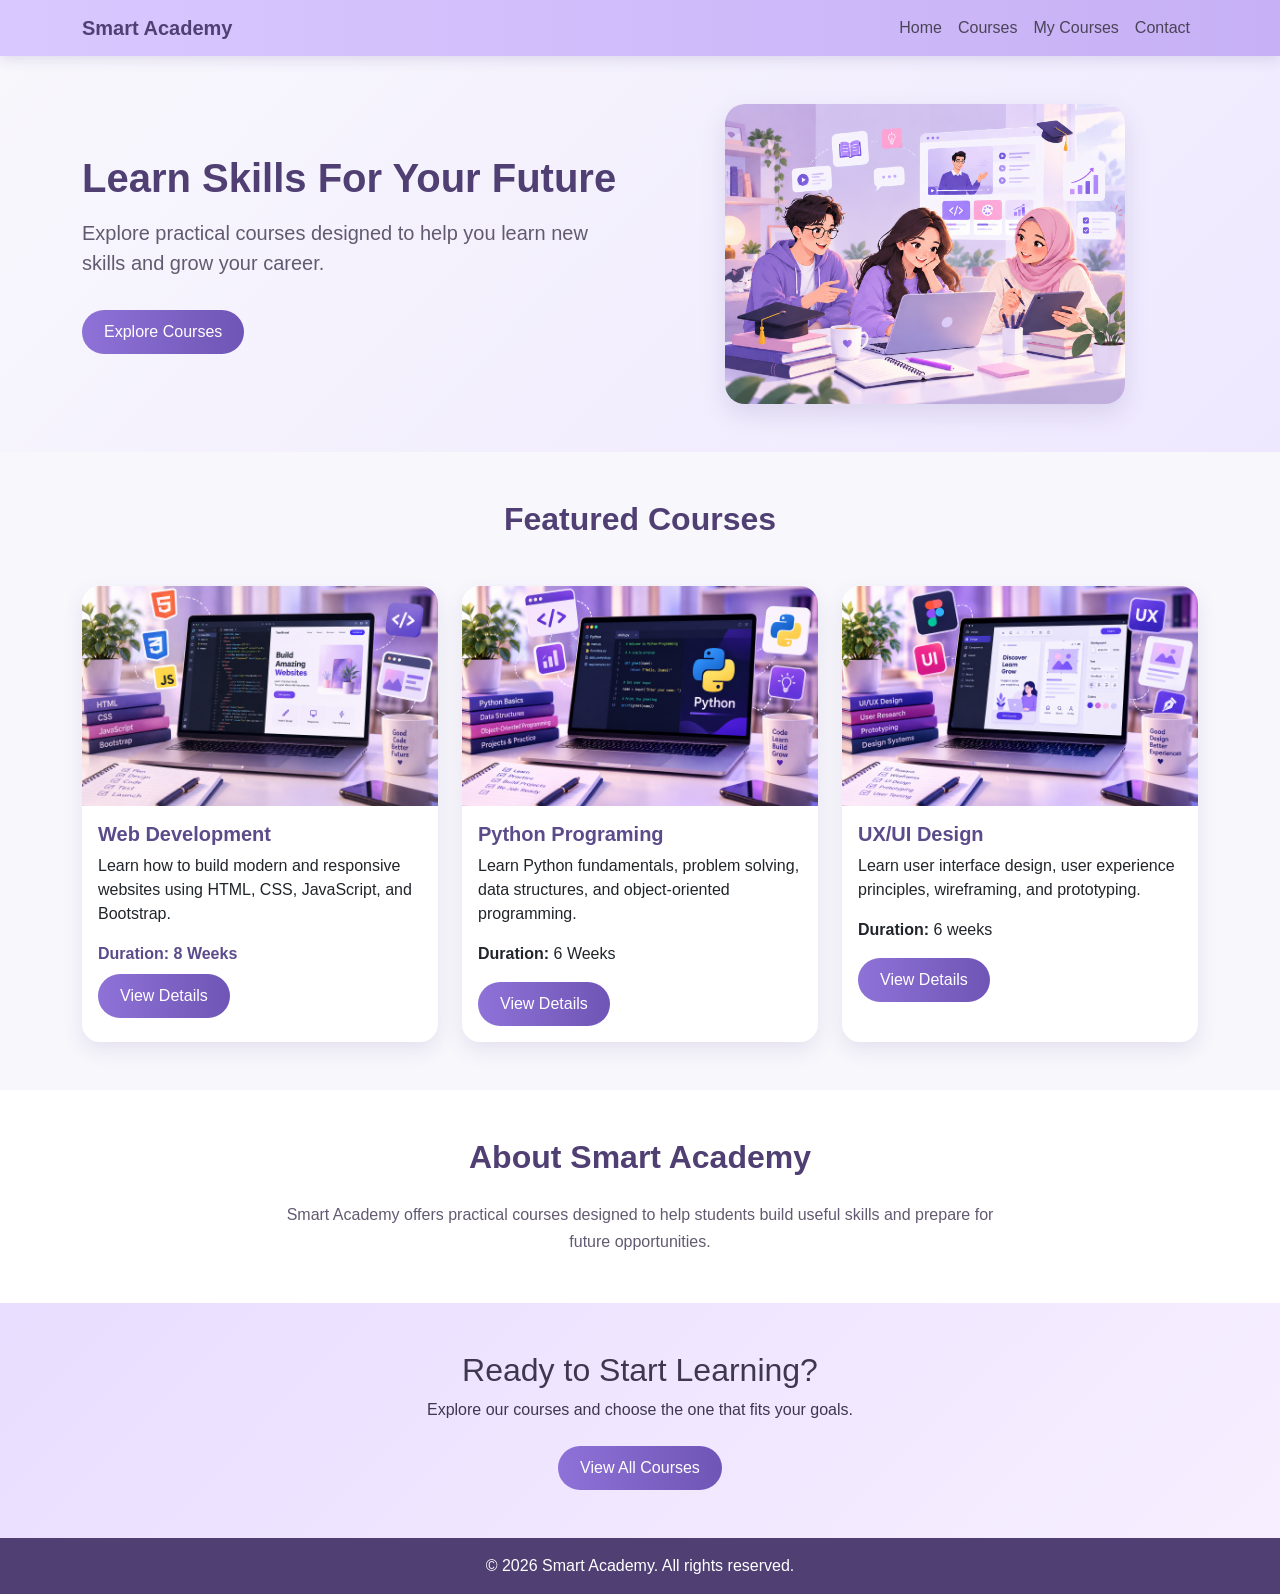
<file: index.html>
<!DOCTYPE html>
<html lang="en">
    <head>
        <meta charset="UTF-8">
        <meta name="viewport" content="width=device-width,initial-scale=1.0">
        <title>Academy Website</title>
        <link 
            href="https://cdn.jsdelivr.net/npm/bootstrap@5.3.3/dist/css/bootstrap.min.css"
            rel="stylesheet"
        >
        <link rel="stylesheet" href="styles.css">
    </head>
    <body>
        <nav class="navbar navbar-expand-lg navbar-light bg-light">
            <div class="container">
                <a class="navbar-brand " href="index.html">
                    Smart Academy
                </a>
                <button 
                   class="navbar-toggler"
                   type="button"
                   data-bs-toggle="collapse"
                   data-bs-target="#navbarNav"
                >
                  <span class="navbar-toggler-icon"></span>
                </button>
                <div class="collapse navbar-collapse" id="navbarNav">
                    <ul class="navbar-nav ms-auto">
                        <li class="nav-item">
                           <a class="nav-link" href="index.html">
                                Home
                           </a>
                        </li>
                        <li class="nav-item">
                            <a class="nav-link" href="courses.html">
                                Courses
                            </a>
                        </li>
                        <li class="nav-item">
  <a class="nav-link" href="my-courses.html">
    My Courses
  </a>
</li>
                        <li class="nav-item">
                            <a class="nav-link" href="contact.html">
                                Contact
                            </a>
                        </li>
                    </ul>
                </div>
            </div>
        </nav>
        <section id="home" class="py-5">
            <div class="container">
                <div class="row align-items-center">
                    <div class="col-md-6">
                        <h1 class="display-6 fw-bold">
                            Learn Skills For Your Future
                        </h1>
                        <p class="lead mt-3">
                           Explore practical courses designed to help you learn new skills and grow your career.
                        </p>
                        <a href="courses.html" class="btn btn-primary mt-3">
                           Explore Courses
                        </a>
                    </div>
                    <div class="col-md-6 text-center mt-4 mt-md-0">
                        <img src="images/acdemy.png"
                             class="img-fuild hero-image"
                             alt="Smart Academy online learning"
                        >
                        
                    </div>
                </div>
            </div>
        </section>
        <section id="featured-courses" class="py-5">
            <div class="container">
              <h2 class="text-center mb-5">
                 Featured Courses
              </h2>
              <div class="row g-4">
                <div class="col-md-4">
                    <div class="card h-100">
                      <img 
                         src="images/webDevelopment.png"
                         class="card-img-top"
                         alt="Web Development Course"
                        >
                        <div class="card-body">
                            <h5 class="card-title">
                               Web Development
                            </h5>
                            <p class="card-text">
                                Learn how to build modern and responsive websites using HTML, CSS, JavaScript, and Bootstrap.
                            </p>
                            <p class="card-title">
                                <strong>Duration:</strong> 8 Weeks
                            </p>
                            <a href="web-details.html" class="btn btn-primary">
                                View Details
                            </a>

                        </div>
                    </div>
                </div>
                <div class="col-md-4">
                    <div class="card h-100">
                        <img 
                            src="images/python.png"
                            class="card-img-top"
                            alt="Python Programming Course"
                        >
                        <div class="card-body">
                            <h5 class="card-title">
                               Python Programing
                            </h5>
                            <p class="card-text">
                               Learn Python fundamentals, problem solving, data structures, and object-oriented programming.
                            </p>
                            <p class="card-text">
                                <strong>Duration:</strong> 6 Weeks
                            </p>
                            <a href="python-details.html" class="btn btn-primary">
                                View Details
                            </a>
                        </div>
                    </div>
                    
                </div>
                <div class="col-md-4">
                    <div class="card h-100">
                        <img 
                           src="images/UX.png"
                           class="card-img-top"
                           alt="UX/UI Course"
                        >
                        <div class="card-body">
                            <h5 class="card-title">
                                UX/UI Design
                            </h5>
                            <p class="card-text">
                                Learn user interface design, user experience principles, wireframing, and prototyping.
                            </p>
                            <p class="card-text">
                                <strong>Duration:</strong> 6 weeks
                            </p>
                            <a href="uiux-details.html" class="btn btn-primary">
                                View Details
                            </a>
                        </div>
                    </div>
                </div>
              </div>
                
              </div>
            </div>
        </section>
        <section id="about-academy" class="py-5">
            <div class="container">
                <h2 class="text-center mb-4">
                    About Smart Academy
                </h2>
                <p class="text-center">
                     Smart Academy offers practical courses designed to help students build useful skills and prepare for future opportunities.
                </p>
            </div>

                           
        </section>
        <section class="py-5 text-center">
          <div class="container">
               <h2>Ready to Start Learning?</h2>

               <p class="mb-4">
                   Explore our courses and choose the one that fits your goals.
               </p>

               <a href="courses.html" class="btn btn-primary">
                    View All Courses
              </a>
         </div>
        </section>
        <footer class="text-center py-3">
           <p class="mb-0">
             © 2026 Smart Academy. All rights reserved.
           </p>
        </footer>
 <script src="https://cdn.jsdelivr.net/npm/bootstrap@5.3.3/dist/js/bootstrap.bundle.min.js"></script>
</body>
</html>
</file>
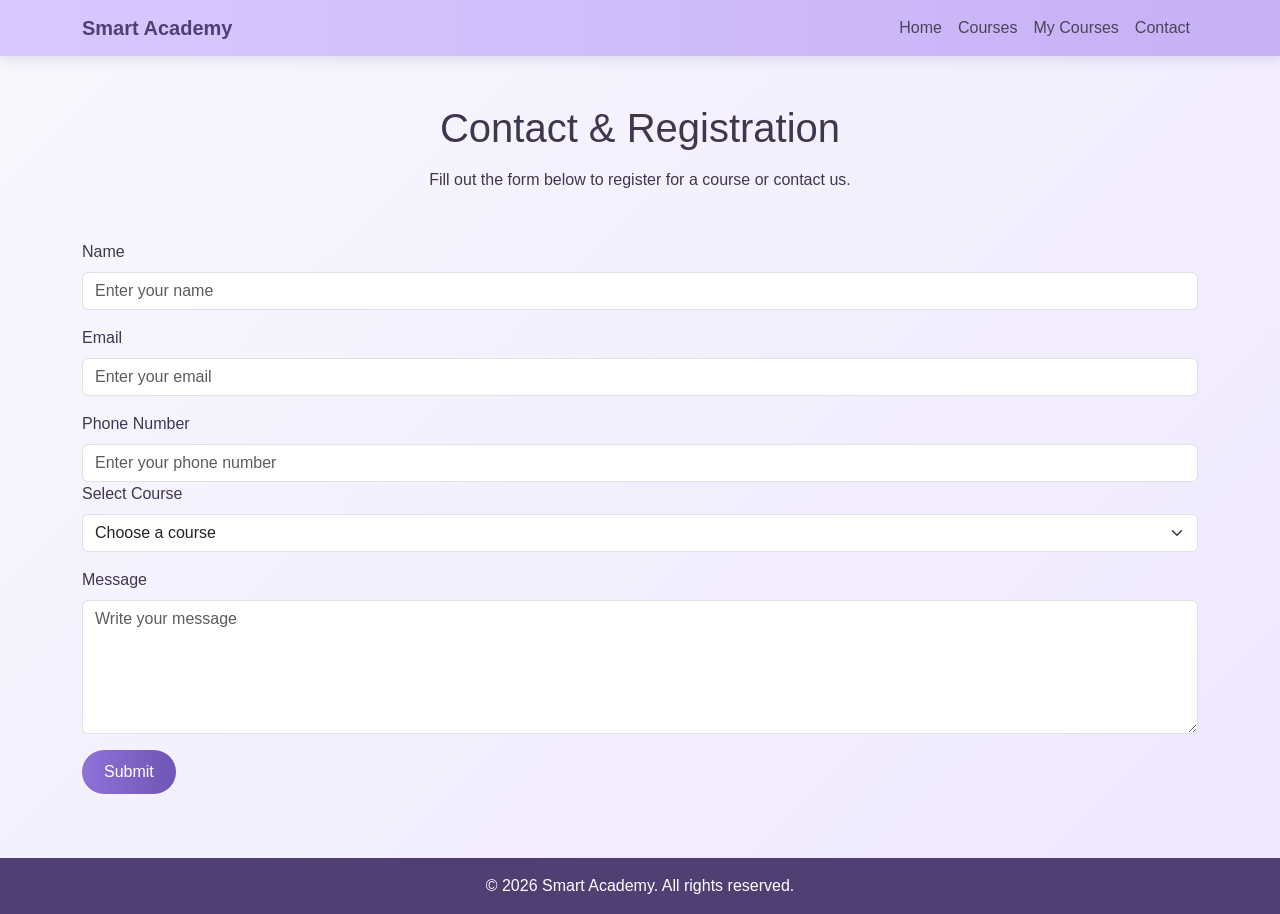
<file: contact.html>
<!DOCTYPE html>
<html lang="en">

<head>
  <meta charset="UTF-8">
  <meta name="viewport" content="width=device-width, initial-scale=1.0">

  <title>Contact - Smart Academy</title>

  <link
    href="https://cdn.jsdelivr.net/npm/bootstrap@5.3.3/dist/css/bootstrap.min.css"
    rel="stylesheet"
  >

  <link rel="stylesheet" href="styles.css">
</head>

<body>
    <nav class="navbar navbar-expand-lg navbar-light">
  <div class="container">

    <a class="navbar-brand" href="index.html">
      Smart Academy
    </a>

    <button
      class="navbar-toggler"
      type="button"
      data-bs-toggle="collapse"
      data-bs-target="#navbarNav"
    >
      <span class="navbar-toggler-icon"></span>
    </button>

    <div class="collapse navbar-collapse" id="navbarNav">
      <ul class="navbar-nav ms-auto">

        <li class="nav-item">
          <a class="nav-link" href="index.html">
            Home
          </a>
        </li>

        <li class="nav-item">
          <a class="nav-link" href="courses.html">
            Courses
          </a>
        </li>
        <li class="nav-item">
  <a class="nav-link" href="my-courses.html">
    My Courses
  </a>
</li>

        <li class="nav-item">
          <a class="nav-link" href="contact.html">
            Contact
          </a>
        </li>

      </ul>
    </div>

  </div>
</nav>
<section id="contact" class="py-5">
  <div class="container">

    <h1 class="text-center mb-3">Contact & Registration</h1>

    <p class="text-center mb-5">
      Fill out the form below to register for a course or contact us.
    </p>
    <form id="registrationForm">

  <div class="mb-3">
    <label class="form-label">
      Name
    </label>

    <input
      type="text"
      id="name"
      class="form-control"
      placeholder="Enter your name"
    >
  </div>


  <div class="mb-3">
    <label class="form-label">
      Email
    </label>

    <input
      type="email"
      id="email"
      class="form-control"
      placeholder="Enter your email"
    >
  </div>


  <div class="mb-3">
    <label class="form-label">
      Phone Number
    </label>
     <input
      type="tel"
      id="phone"
      class="form-control"
      placeholder="Enter your phone number"
    >
    <div class="mb-3">
  <label class="form-label">
    Select Course
  </label>

  <select id="course" class="form-select">
    <option selected disabled>Choose a course</option>
    <option>Web Development</option>
    <option>Python Programming</option>
    <option>UI/UX Design</option>
    <option>Digital Marketing</option>
    <option>Data Analysis</option>
    <option>Cybersecurity</option>
  </select>
</div>


<div class="mb-3">
  <label class="form-label">
    Message
  </label>

  <textarea
    id="message"
    class="form-control"
    rows="5"
    placeholder="Write your message"
  ></textarea>

</div>
<button type="submit" class="btn btn-primary">
  Submit
</button>

   
  </div>

</form>

  </div>
</section>
<footer class="text-center py-3">
  <p class="mb-0">
    © 2026 Smart Academy. All rights reserved.
  </p>
</footer>

<script src="https://cdn.jsdelivr.net/npm/bootstrap@5.3.3/dist/js/bootstrap.bundle.min.js"></script>
<script src="script.js"></script>
</body>
</html>
</file>
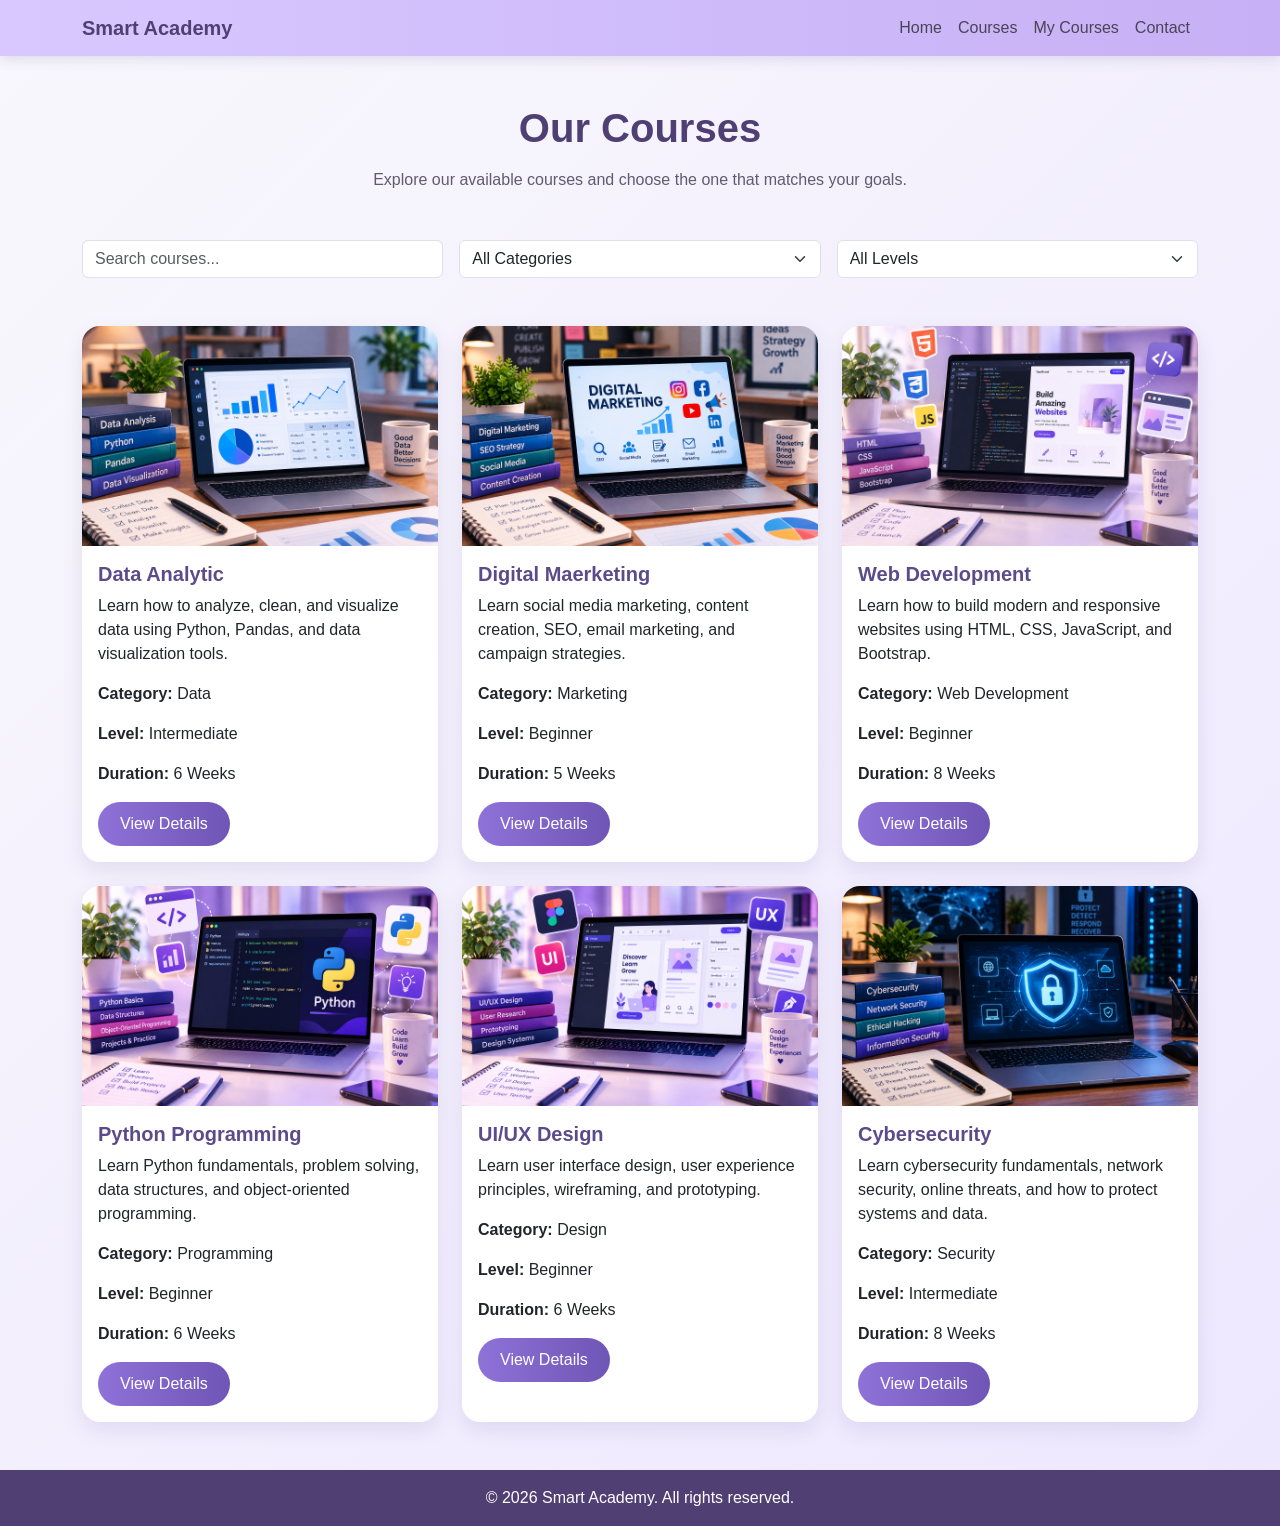
<file: courses.html>
<!DOCTYPE html>
<html lang="en">

<head>
  <meta charset="UTF-8">
  <meta name="viewport" content="width=device-width, initial-scale=1.0">

  <title>Courses - Smart Academy</title>

  <link
    href="https://cdn.jsdelivr.net/npm/bootstrap@5.3.3/dist/css/bootstrap.min.css"
    rel="stylesheet"
  >

  <link rel="stylesheet" href="styles.css">
</head>

<body>
    <nav class="navbar navbar-expand-lg navbar-light">
  <div class="container">

    <a class="navbar-brand" href="index.html">
      Smart Academy
    </a>

    <button
      class="navbar-toggler"
      type="button"
      data-bs-toggle="collapse"
      data-bs-target="#navbarNav"
    >
      <span class="navbar-toggler-icon"></span>
    </button>

    <div class="collapse navbar-collapse" id="navbarNav">
      <ul class="navbar-nav ms-auto">

        <li class="nav-item">
          <a class="nav-link" href="index.html">
            Home
          </a>
        </li>

        <li class="nav-item">
          <a class="nav-link" href="courses.html">
            Courses
          </a>
        </li>
        <li class="nav-item">
  <a class="nav-link" href="my-courses.html">
    My Courses
  </a>
</li>

        <li class="nav-item">
          <a class="nav-link" href="contact.html">
            Contact
          </a>
        </li>

      </ul>
    </div>

  </div>
</nav>
<section id="all-courses" class="py-5">
    <div class="container">
        <h1 class="text-center mb-3">
            Our Courses
        </h1>
        <p class="text-center mb-5">
            Explore our available courses and choose the one that matches your goals.
        </p>
        <div class="row g-3 mb-5">

  <div class="col-md-4">
    <input
      type="text"
      id="searchInput"
      class="form-control"
      placeholder="Search courses..."
    >
  </div>

  <div class="col-md-4">
    <select id="categoryFilter" class="form-select">
      <option value="all">All Categories</option>
      <option value="Web Development">Web Development</option>
      <option value="Programming">Programming</option>
      <option value="Design">Design</option>
      <option value="Marketing">Marketing</option>
      <option value="Data">Data</option>
      <option value="Security">Security</option>
    </select>
  </div>

  <div class="col-md-4">
    <select id="levelFilter" class="form-select">
      <option value="all">All Levels</option>
      <option value="Beginner">Beginner</option>
      <option value="Intermediate">Intermediate</option>
    </select>
  </div>

</div>
        <div class="row g-4">
            <div
  class="col-md-4 course-card"
  data-name="Data Analysis"
  data-category="Data"
  data-level="Intermediate"
>
                <div class="card h-100">
                    <img src="images/analytic.png"
                         class="card-img-top"
                         alt=" data analytic "
                    >
                    <div class="card-body">
                        <h5 class="card-title">
                            Data Analytic
                        </h5>
                        <p class="card-text">
                            Learn how to analyze, clean, and visualize data using Python, Pandas, and data visualization tools.
                        </p>
                        <p class="card-text">
  <strong>Category:</strong> Data
</p>

<p class="card-text">
  <strong>Level:</strong> Intermediate
</p>
                        <p class="card-text">
                           <strong>Duration:</strong> 6 Weeks
                        </p>
                        <a href="data-analysis-details.html" class="btn btn-primary">
                            View Details
                        </a>
                    </div>
                </div>
            </div>
            <div
  class="col-md-4 course-card"
  data-name="Digital Marketing"
  data-category="Marketing"
  data-level="Beginner"
>
                <div class="card h-100">
                    <img src="images/marketing.png"
                         class="card-img-top"
                         alt="digital marketing"
                    >
                    <div class="card-body">
                        <h5 class="card-title">
                            Digital Maerketing
                        </h5>
                        <p class="card-text">
                            Learn social media marketing, content creation, SEO, email marketing, and campaign strategies.
                        </p>
                        <p class="card-text">
  <strong>Category:</strong> Marketing
</p>

<p class="card-text">
  <strong>Level:</strong> Beginner
</p>
                        <p class="card-text">
                            <strong>Duration:</strong> 5 Weeks
                        </p>
                        <a href="digital-marketing-details.html" class="btn btn-primary">
                            View Details
                        </a>
                    </div>
                       
                </div>
            </div>
                            <!-- Web Development -->
 <div
  class="col-md-4 course-card"
  data-name="Web Development"
  data-category="Web Development"
  data-level="Beginner"
>
  <div class="card h-100">

    <img
      src="images/webDevelopment.png"
      class="card-img-top"
      alt="Web Development Course"
    >

    <div class="card-body">
      <h5 class="card-title">Web Development</h5>

      <p class="card-text">
        Learn how to build modern and responsive websites using HTML, CSS, JavaScript, and Bootstrap.
      </p>
      <p class="card-text">
  <strong>Category:</strong> Web Development
</p>

<p class="card-text">
  <strong>Level:</strong> Beginner
</p>

      <p class="card-text">
        <strong>Duration:</strong> 8 Weeks
      </p>

      <a href="web-details.html" class="btn btn-primary">
        View Details
      </a>
    </div>

  </div>
</div>



<!-- Python Programming -->
<div
  class="col-md-4 course-card"
  data-name="Python Programming"
  data-category="Programming"
  data-level="Beginner"
>
  <div class="card h-100">

    <img
      src="images/python.png"
      class="card-img-top"
      alt="Python Programming Course"
    >

    <div class="card-body">
      <h5 class="card-title">Python Programming</h5>

      <p class="card-text">
        Learn Python fundamentals, problem solving, data structures, and object-oriented programming.
      </p>
      <p class="card-text">
  <strong>Category:</strong> Programming
</p>

<p class="card-text">
  <strong>Level:</strong> Beginner
</p>

      <p class="card-text">
        <strong>Duration:</strong> 6 Weeks
      </p>

      <a href="python-details.html" class="btn btn-primary">
        View Details
      </a>
    </div>

  </div>
</div>


<!-- UI/UX Design -->
<div
  class="col-md-4 course-card"
  data-name="UI/UX Design"
  data-category="Design"
  data-level="Beginner"
>
  <div class="card h-100">

    <img
      src="images/UX.png"
      class="card-img-top"
      alt="UI UX Design Course"
    >

    <div class="card-body">
      <h5 class="card-title">UI/UX Design</h5>

      <p class="card-text">
        Learn user interface design, user experience principles, wireframing, and prototyping.
      </p>
      <p class="card-text">
  <strong>Category:</strong> Design
</p>

<p class="card-text">
  <strong>Level:</strong> Beginner
</p>

      <p class="card-text">
        <strong>Duration:</strong> 6 Weeks
      </p>

      <a href="uiux-details.html" class="btn btn-primary">
        View Details
      </a>
    </div>

  </div>
</div>


<!-- Cybersecurity -->
<div
  class="col-md-4 course-card"
  data-name="Cybersecurity"
  data-category="Security"
  data-level="Intermediate"
>
  <div class="card h-100">

    <img
      src="images/cyber.png"
      class="card-img-top"
      alt="Cybersecurity Course"
    >

    <div class="card-body">
      <h5 class="card-title">Cybersecurity</h5>

      <p class="card-text">
        Learn cybersecurity fundamentals, network security, online threats, and how to protect systems and data.
      </p>
      <p class="card-text">
  <strong>Category:</strong> Security
</p>

<p class="card-text">
  <strong>Level:</strong> Intermediate
</p>

      <p class="card-text">
        <strong>Duration:</strong> 8 Weeks
      </p>

      <a href="cyber-details.html" class="btn btn-primary">
        View Details
      </a>
    </div>

  </div>
</div>
            </div>
        </div>
    </div>
</section>
<footer class="text-center py-3">
  <p class="mb-0">
    © 2026 Smart Academy. All rights reserved.
  </p>
</footer>
<script src="https://cdn.jsdelivr.net/npm/bootstrap@5.3.3/dist/js/bootstrap.bundle.min.js"></script>
<script src="courses.js"></script>
</body>
</html>
</file>
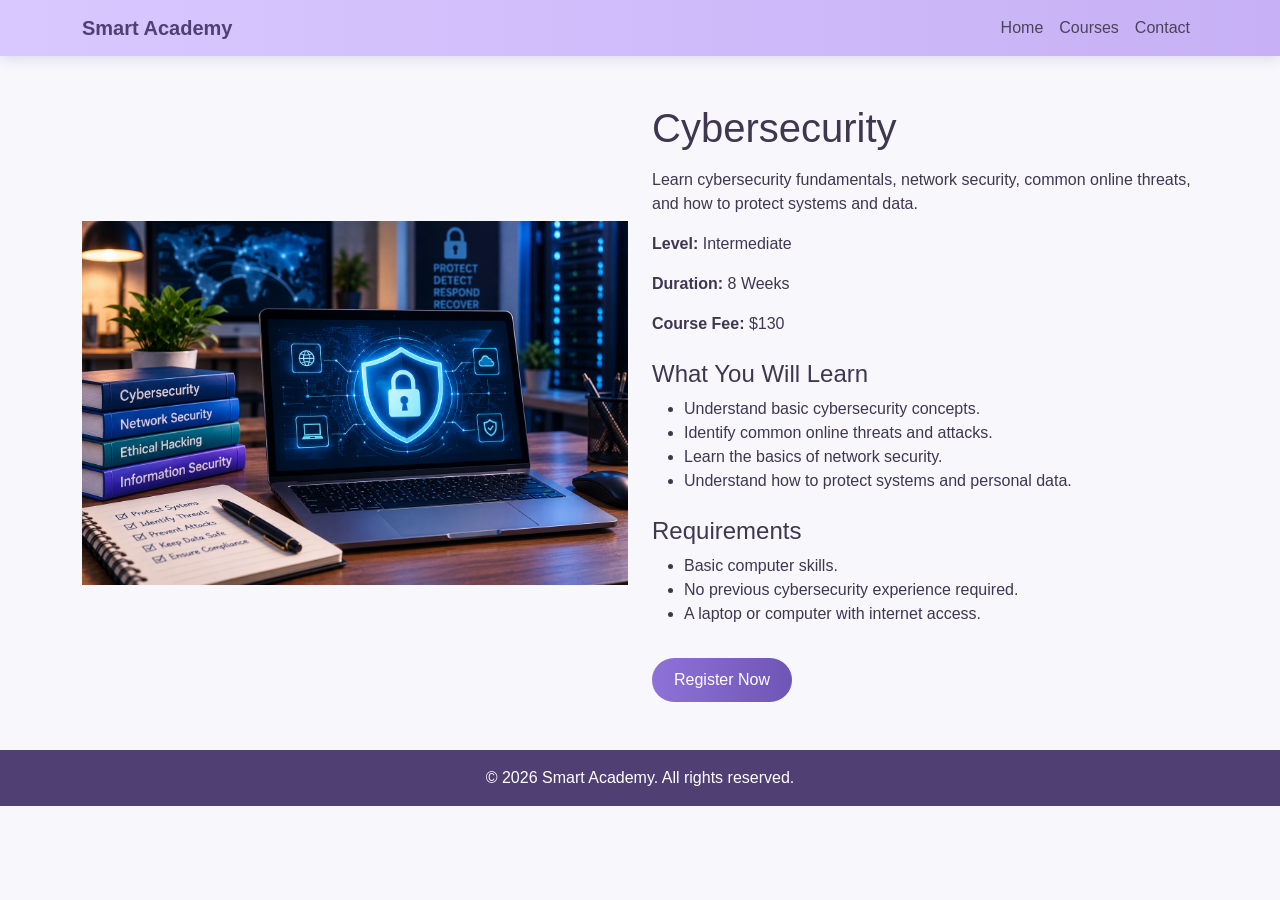
<file: cyber-details.html>
<!DOCTYPE html>
<html lang="en">

<head>
  <meta charset="UTF-8">
  <meta name="viewport" content="width=device-width, initial-scale=1.0">

  <title>Cybersecurity - Smart Academy</title>

  <link
    href="https://cdn.jsdelivr.net/npm/bootstrap@5.3.3/dist/css/bootstrap.min.css"
    rel="stylesheet"
  >

  <link rel="stylesheet" href="styles.css">
</head>

<body>

  <nav class="navbar navbar-expand-lg navbar-light">
    <div class="container">

      <a class="navbar-brand" href="index.html">
        Smart Academy
      </a>

      <button
        class="navbar-toggler"
        type="button"
        data-bs-toggle="collapse"
        data-bs-target="#navbarNav"
      >
        <span class="navbar-toggler-icon"></span>
      </button>

      <div class="collapse navbar-collapse" id="navbarNav">
        <ul class="navbar-nav ms-auto">

          <li class="nav-item">
            <a class="nav-link" href="index.html">Home</a>
          </li>

          <li class="nav-item">
            <a class="nav-link" href="courses.html">Courses</a>
          </li>

          <li class="nav-item">
            <a class="nav-link" href="contact.html">Contact</a>
          </li>

        </ul>
      </div>

    </div>
  </nav>


  <section id="course-details" class="py-5">
    <div class="container">

      <div class="row align-items-center">

        <div class="col-md-6 text-center mb-4 mb-md-0">

          <img
            src="images/cyber.png"
            class="img-fluid course-detail-image"
            alt="Cybersecurity Course"
          >

        </div>


        <div class="col-md-6">

          <h1 class="mb-3">
            Cybersecurity
          </h1>

          <p>
            Learn cybersecurity fundamentals, network security,
            common online threats, and how to protect systems and data.
          </p>
          <p>
  <strong>Level:</strong> Intermediate
</p>

          <p>
            <strong>Duration:</strong> 8 Weeks
          </p>

          <p>
            <strong>Course Fee:</strong> $130
          </p>

          <h4 class="mt-4">
            What You Will Learn
          </h4>

          <ul>
            <li>Understand basic cybersecurity concepts.</li>
            <li>Identify common online threats and attacks.</li>
            <li>Learn the basics of network security.</li>
            <li>Understand how to protect systems and personal data.</li>
          </ul>

          <h4 class="mt-4">
            Requirements
          </h4>

          <ul>
            <li>Basic computer skills.</li>
            <li>No previous cybersecurity experience required.</li>
            <li>A laptop or computer with internet access.</li>
          </ul>

          <a href="contact.html" class="btn btn-primary mt-3">
            Register Now
          </a>

        </div>

      </div>

    </div>
  </section>


  <footer class="text-center py-3">
    <p class="mb-0">
      © 2026 Smart Academy. All rights reserved.
    </p>
  </footer>


  <script src="https://cdn.jsdelivr.net/npm/bootstrap@5.3.3/dist/js/bootstrap.bundle.min.js"></script>

</body>

</html>
</file>
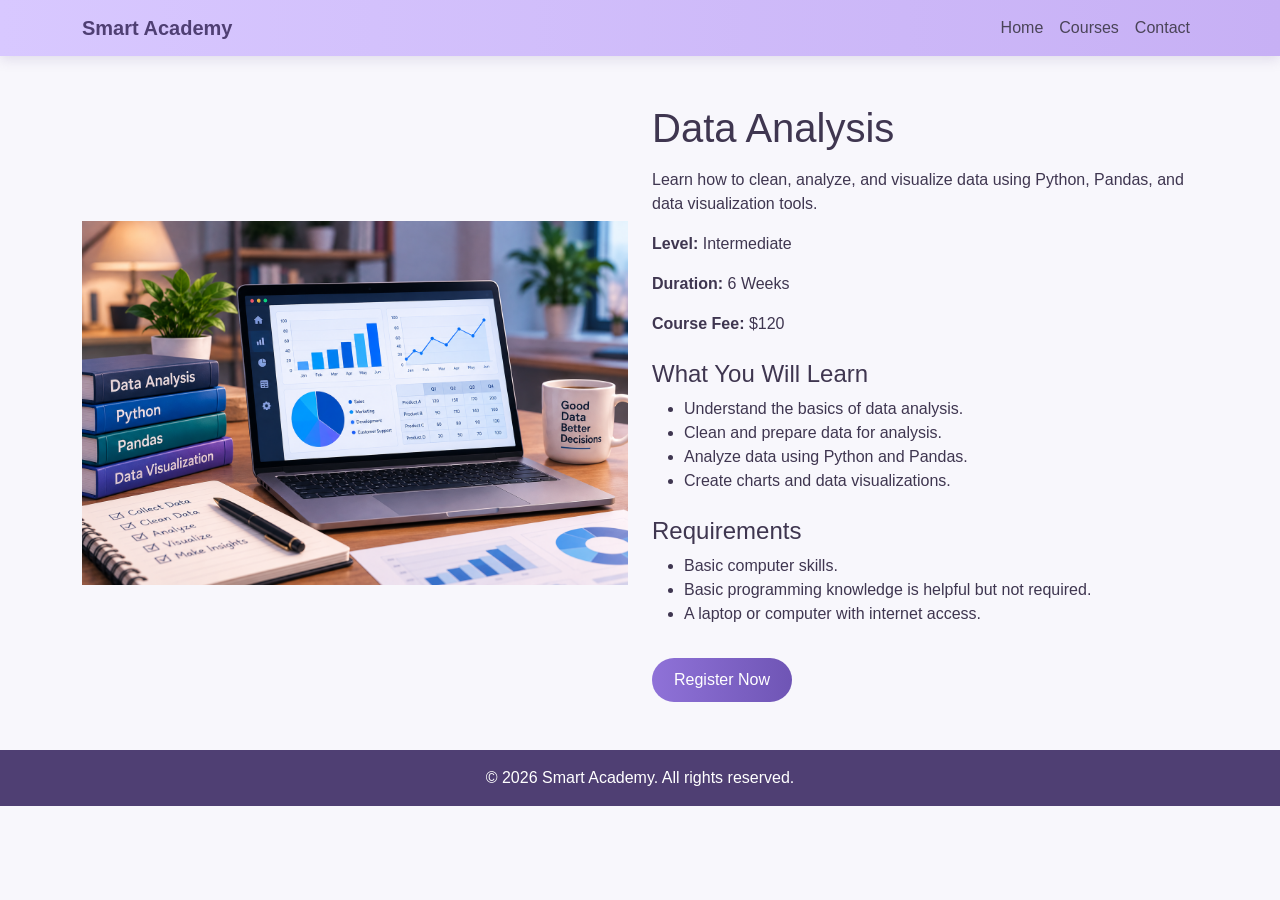
<file: data-analysis-details.html>
<!DOCTYPE html>
<html lang="en">

<head>
  <meta charset="UTF-8">
  <meta name="viewport" content="width=device-width, initial-scale=1.0">

  <title>Data Analysis - Smart Academy</title>

  <link
    href="https://cdn.jsdelivr.net/npm/bootstrap@5.3.3/dist/css/bootstrap.min.css"
    rel="stylesheet"
  >

  <link rel="stylesheet" href="styles.css">
</head>

<body>

  <nav class="navbar navbar-expand-lg navbar-light">
    <div class="container">

      <a class="navbar-brand" href="index.html">
        Smart Academy
      </a>

      <button
        class="navbar-toggler"
        type="button"
        data-bs-toggle="collapse"
        data-bs-target="#navbarNav"
      >
        <span class="navbar-toggler-icon"></span>
      </button>

      <div class="collapse navbar-collapse" id="navbarNav">
        <ul class="navbar-nav ms-auto">

          <li class="nav-item">
            <a class="nav-link" href="index.html">Home</a>
          </li>

          <li class="nav-item">
            <a class="nav-link" href="courses.html">Courses</a>
          </li>

          <li class="nav-item">
            <a class="nav-link" href="contact.html">Contact</a>
          </li>

        </ul>
      </div>

    </div>
  </nav>


  <section id="course-details" class="py-5">
    <div class="container">

      <div class="row align-items-center">

        <div class="col-md-6 text-center mb-4 mb-md-0">

          <img
            src="images/analytic.png"
            class="img-fluid course-detail-image"
            alt="Data Analysis Course"
          >

        </div>


        <div class="col-md-6">

          <h1 class="mb-3">
            Data Analysis
          </h1>

          <p>
            Learn how to clean, analyze, and visualize data using
            Python, Pandas, and data visualization tools.
          </p>
          <p>
  <strong>Level:</strong> Intermediate
</p>
          <p>
            <strong>Duration:</strong> 6 Weeks
          </p>

          <p>
            <strong>Course Fee:</strong> $120
          </p>

          <h4 class="mt-4">
            What You Will Learn
          </h4>

          <ul>
            <li>Understand the basics of data analysis.</li>
            <li>Clean and prepare data for analysis.</li>
            <li>Analyze data using Python and Pandas.</li>
            <li>Create charts and data visualizations.</li>
          </ul>

          <h4 class="mt-4">
            Requirements
          </h4>

          <ul>
            <li>Basic computer skills.</li>
            <li>Basic programming knowledge is helpful but not required.</li>
            <li>A laptop or computer with internet access.</li>
          </ul>

          <a href="contact.html" class="btn btn-primary mt-3">
            Register Now
          </a>

        </div>

      </div>

    </div>
  </section>


  <footer class="text-center py-3">
    <p class="mb-0">
      © 2026 Smart Academy. All rights reserved.
    </p>
  </footer>


  <script src="https://cdn.jsdelivr.net/npm/bootstrap@5.3.3/dist/js/bootstrap.bundle.min.js"></script>

</body>

</html>
</file>
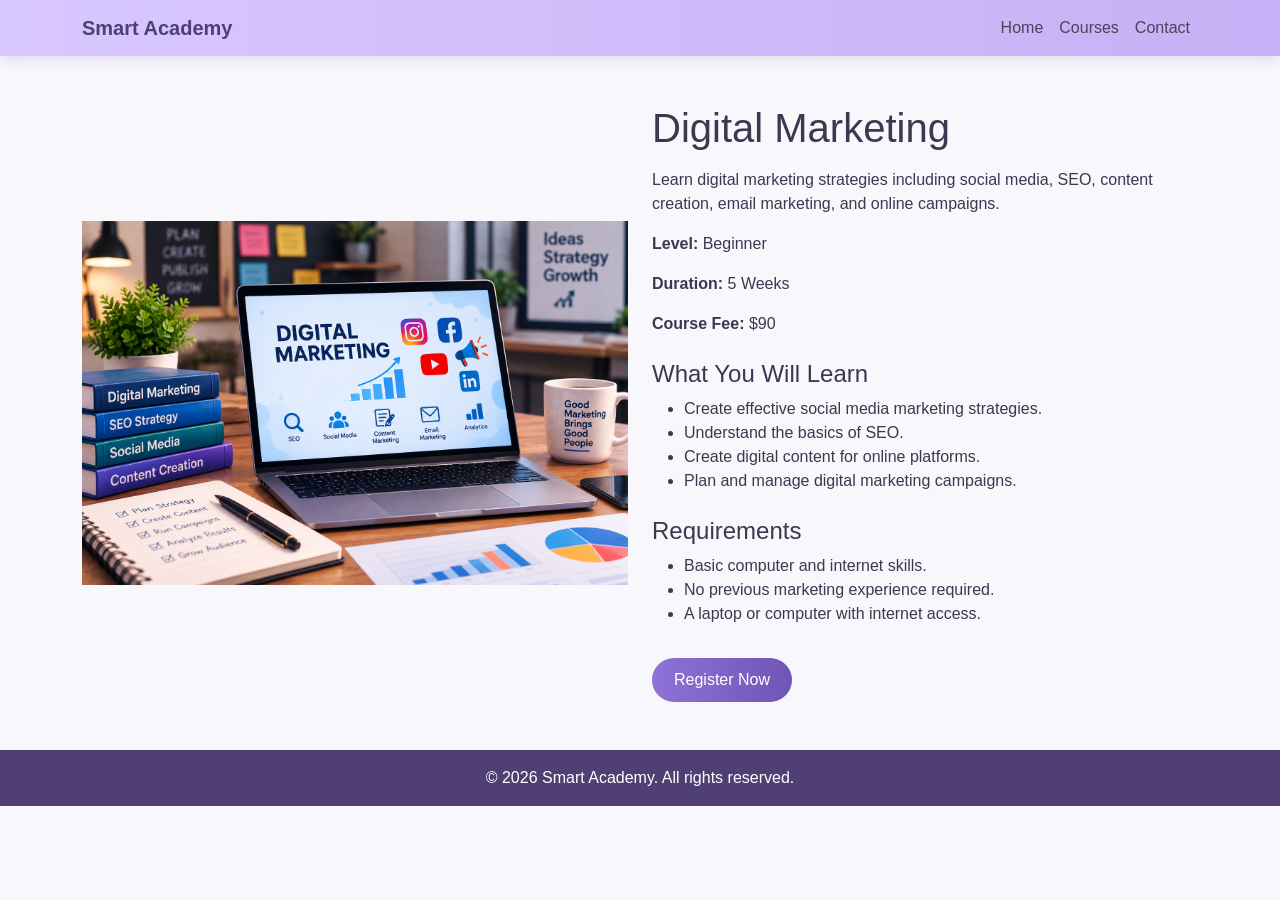
<file: digital-marketing-details.html>
<!DOCTYPE html>
<html lang="en">

<head>
  <meta charset="UTF-8">
  <meta name="viewport" content="width=device-width, initial-scale=1.0">

  <title>Digital Marketing - Smart Academy</title>

  <link
    href="https://cdn.jsdelivr.net/npm/bootstrap@5.3.3/dist/css/bootstrap.min.css"
    rel="stylesheet"
  >

  <link rel="stylesheet" href="styles.css">
</head>

<body>

  <nav class="navbar navbar-expand-lg navbar-light">
    <div class="container">

      <a class="navbar-brand" href="index.html">
        Smart Academy
      </a>

      <button
        class="navbar-toggler"
        type="button"
        data-bs-toggle="collapse"
        data-bs-target="#navbarNav"
      >
        <span class="navbar-toggler-icon"></span>
      </button>

      <div class="collapse navbar-collapse" id="navbarNav">
        <ul class="navbar-nav ms-auto">

          <li class="nav-item">
            <a class="nav-link" href="index.html">Home</a>
          </li>

          <li class="nav-item">
            <a class="nav-link" href="courses.html">Courses</a>
          </li>

          <li class="nav-item">
            <a class="nav-link" href="contact.html">Contact</a>
          </li>

        </ul>
      </div>

    </div>
  </nav>


  <section id="course-details" class="py-5">
    <div class="container">

      <div class="row align-items-center">

        <div class="col-md-6 text-center mb-4 mb-md-0">

          <img
            src="images/marketing.png"
            class="img-fluid course-detail-image"
            alt="Digital Marketing Course"
          >

        </div>


        <div class="col-md-6">

          <h1 class="mb-3">
            Digital Marketing
          </h1>

          <p>
            Learn digital marketing strategies including social media,
            SEO, content creation, email marketing, and online campaigns.
          </p>

          <p>
            <p>
  <strong>Level:</strong> Beginner
</p>
            <strong>Duration:</strong> 5 Weeks
          </p>

          <p>
            <strong>Course Fee:</strong> $90
          </p>

          <h4 class="mt-4">
            What You Will Learn
          </h4>

          <ul>
            <li>Create effective social media marketing strategies.</li>
            <li>Understand the basics of SEO.</li>
            <li>Create digital content for online platforms.</li>
            <li>Plan and manage digital marketing campaigns.</li>
          </ul>

          <h4 class="mt-4">
            Requirements
          </h4>

          <ul>
            <li>Basic computer and internet skills.</li>
            <li>No previous marketing experience required.</li>
            <li>A laptop or computer with internet access.</li>
          </ul>

          <a href="contact.html" class="btn btn-primary mt-3">
            Register Now
          </a>

        </div>

      </div>

    </div>
  </section>


  <footer class="text-center py-3">
    <p class="mb-0">
      © 2026 Smart Academy. All rights reserved.
    </p>
  </footer>


  <script src="https://cdn.jsdelivr.net/npm/bootstrap@5.3.3/dist/js/bootstrap.bundle.min.js"></script>

</body>

</html>
</file>
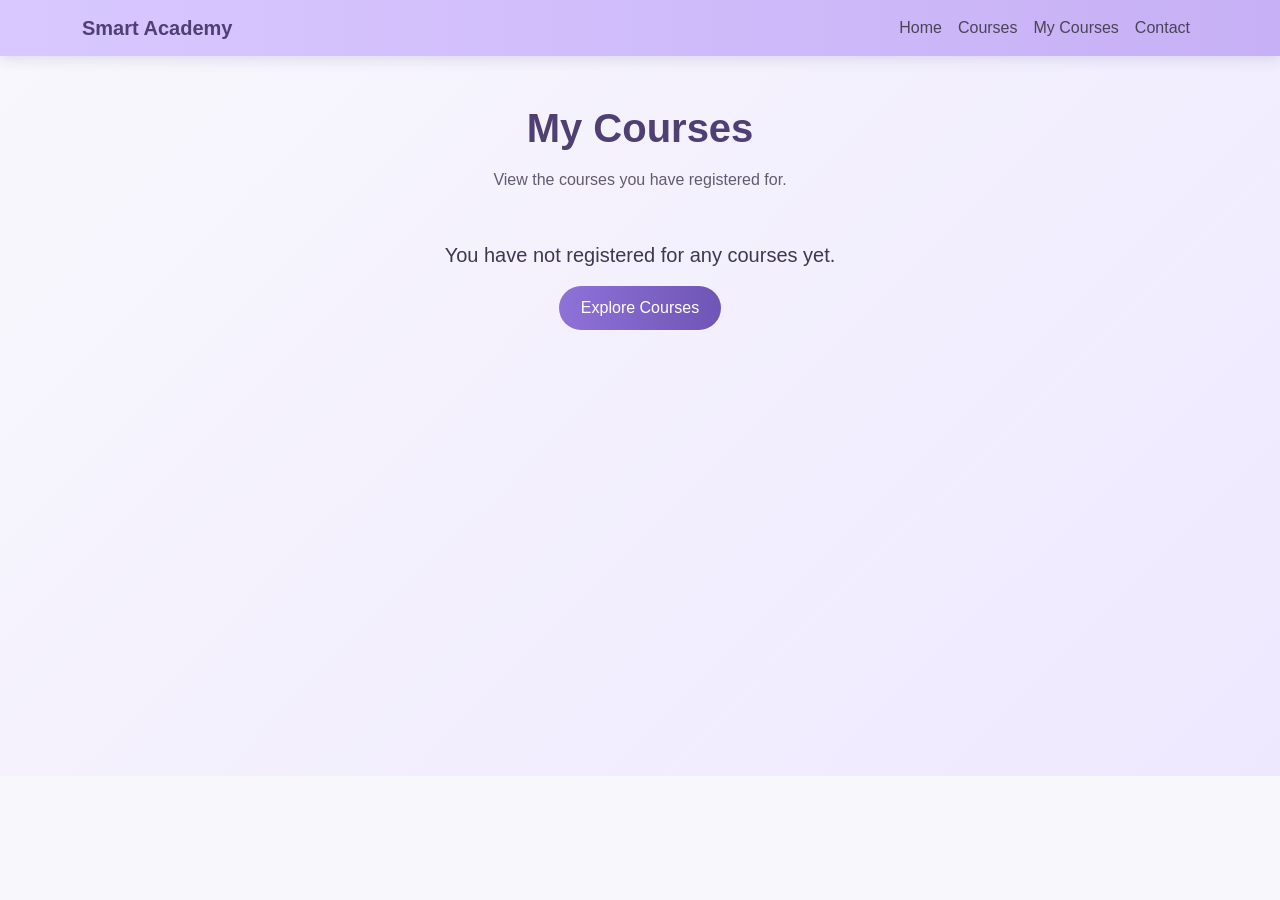
<file: my-courses.html>
<!DOCTYPE html>
<html lang="en">

<head>
  <meta charset="UTF-8">
  <meta name="viewport" content="width=device-width, initial-scale=1.0">

  <title>My Courses - Smart Academy</title>

  <link
    href="https://cdn.jsdelivr.net/npm/bootstrap@5.3.3/dist/css/bootstrap.min.css"
    rel="stylesheet"
  >

  <link rel="stylesheet" href="styles.css">
</head>

<body>
    <nav class="navbar navbar-expand-lg navbar-light">
  <div class="container">

    <a class="navbar-brand" href="index.html">
      Smart Academy
    </a>

    <button
      class="navbar-toggler"
      type="button"
      data-bs-toggle="collapse"
      data-bs-target="#navbarNav"
    >
      <span class="navbar-toggler-icon"></span>
    </button>

    <div class="collapse navbar-collapse" id="navbarNav">
      <ul class="navbar-nav ms-auto">

        <li class="nav-item">
          <a class="nav-link" href="index.html">Home</a>
        </li>

        <li class="nav-item">
          <a class="nav-link" href="courses.html">Courses</a>
        </li>

        <li class="nav-item">
          <a class="nav-link" href="my-courses.html">My Courses</a>
        </li>

        <li class="nav-item">
          <a class="nav-link" href="contact.html">Contact</a>
        </li>

      </ul>
    </div>

  </div>
</nav>
<section id="my-courses" class="py-5">
  <div class="container">

    <h1 class="text-center mb-3">
      My Courses
    </h1>

    <p class="text-center mb-5">
      View the courses you have registered for.
    </p>

    <div id="myCoursesContainer" class="row g-4">
    </div>

  </div>
</section>
<script src="https://cdn.jsdelivr.net/npm/bootstrap@5.3.3/dist/js/bootstrap.bundle.min.js"></script>
<script src="my-courses.js"></script>
</file>
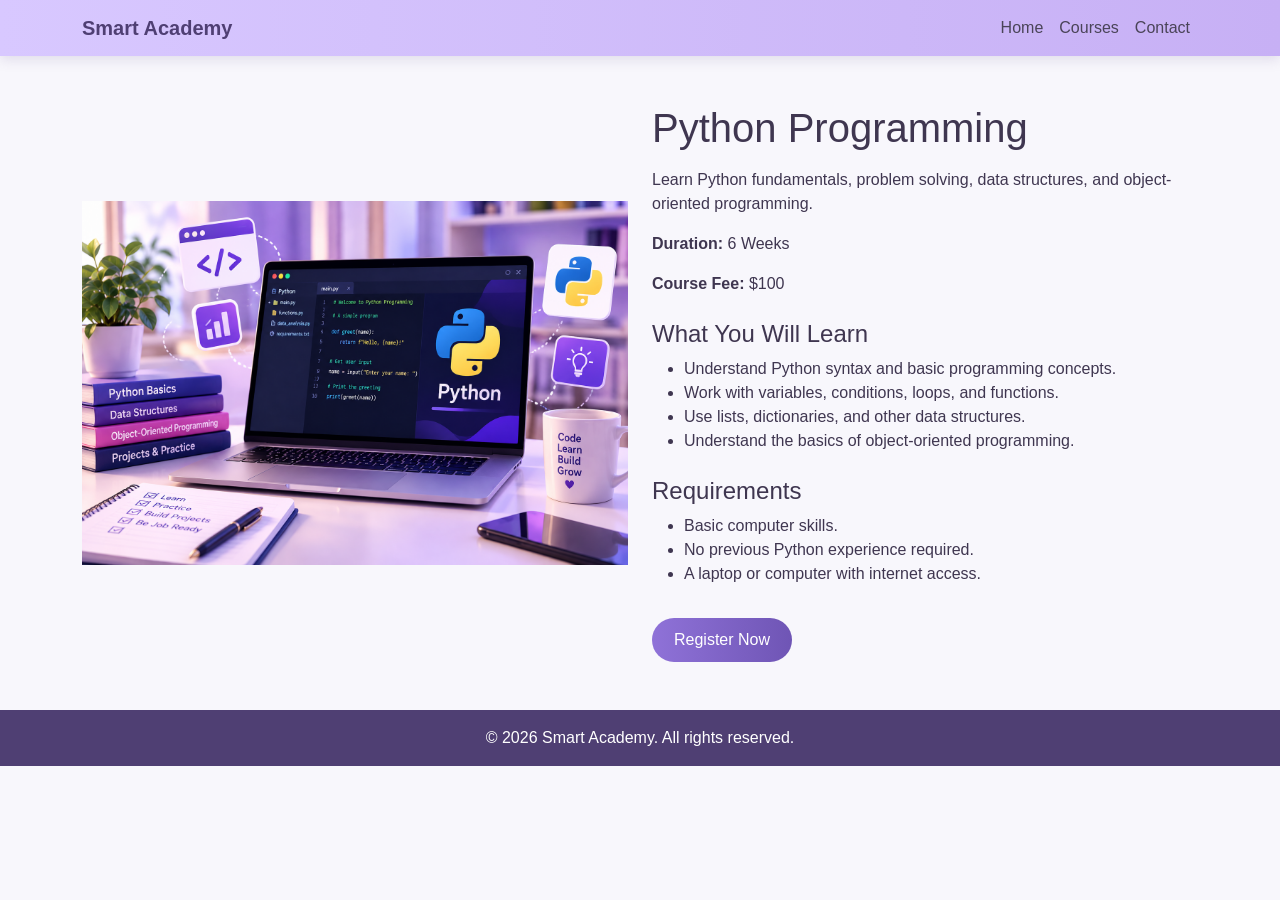
<file: python-details.html>
<!DOCTYPE html>
<html lang="en">

<head>
  <meta charset="UTF-8">
  <meta name="viewport" content="width=device-width, initial-scale=1.0">

  <title>Python Programming - Smart Academy</title>

  <link
    href="https://cdn.jsdelivr.net/npm/bootstrap@5.3.3/dist/css/bootstrap.min.css"
    rel="stylesheet"
  >

  <link rel="stylesheet" href="styles.css">
</head>

<body>

  <!-- Navbar -->
  <nav class="navbar navbar-expand-lg navbar-light">
    <div class="container">

      <a class="navbar-brand" href="index.html">
        Smart Academy
      </a>

      <button
        class="navbar-toggler"
        type="button"
        data-bs-toggle="collapse"
        data-bs-target="#navbarNav"
      >
        <span class="navbar-toggler-icon"></span>
      </button>

      <div class="collapse navbar-collapse" id="navbarNav">
        <ul class="navbar-nav ms-auto">

          <li class="nav-item">
            <a class="nav-link" href="index.html">
              Home
            </a>
          </li>

          <li class="nav-item">
            <a class="nav-link" href="courses.html">
              Courses
            </a>
          </li>

          <li class="nav-item">
            <a class="nav-link" href="contact.html">
              Contact
            </a>
          </li>

        </ul>
      </div>

    </div>
  </nav>


  <!-- Course Details -->
  <section id="course-details" class="py-5">
    <div class="container">

      <div class="row align-items-center">

        <!-- Course Image -->
        <div class="col-md-6 text-center mb-4 mb-md-0">

          <img
            src="images/python.png"
            class="img-fluid course-detail-image"
            alt="Python Programming Course"
          >

        </div>


        <!-- Course Information -->
        <div class="col-md-6">

          <h1 class="mb-3">
            Python Programming
          </h1>

          <p>
            Learn Python fundamentals, problem solving, data structures,
            and object-oriented programming.
          </p>

          <p>
            <strong>Duration:</strong> 6 Weeks
          </p>

          <p>
            <strong>Course Fee:</strong> $100
          </p>


          <h4 class="mt-4">
            What You Will Learn
          </h4>

          <ul>
            <li>Understand Python syntax and basic programming concepts.</li>

            <li>
              Work with variables, conditions, loops, and functions.
            </li>

            <li>
              Use lists, dictionaries, and other data structures.
            </li>

            <li>
              Understand the basics of object-oriented programming.
            </li>
          </ul>


          <h4 class="mt-4">
            Requirements
          </h4>

          <ul>
            <li>Basic computer skills.</li>

            <li>No previous Python experience required.</li>

            <li>A laptop or computer with internet access.</li>
          </ul>


          <a
            href="contact.html"
            class="btn btn-primary mt-3"
          >
            Register Now
          </a>

        </div>

      </div>

    </div>
  </section>


  <!-- Footer -->
  <footer class="text-center py-3">

    <p class="mb-0">
      © 2026 Smart Academy. All rights reserved.
    </p>

  </footer>


  <script
    src="https://cdn.jsdelivr.net/npm/bootstrap@5.3.3/dist/js/bootstrap.bundle.min.js">
  </script>

</body>

</html>
</file>
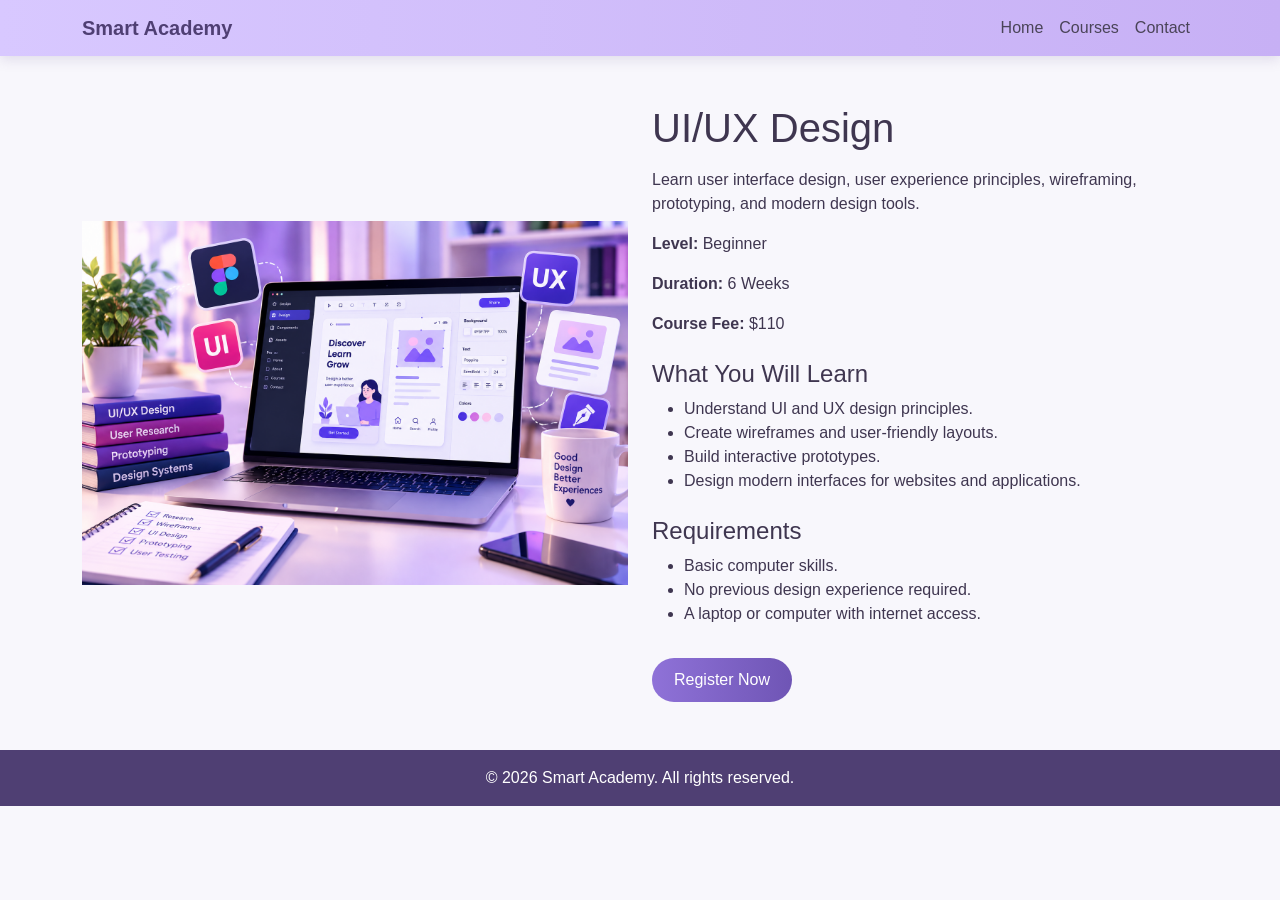
<file: uiux-details.html>
<!DOCTYPE html>
<html lang="en">

<head>
  <meta charset="UTF-8">
  <meta name="viewport" content="width=device-width, initial-scale=1.0">

  <title>UI/UX Design - Smart Academy</title>

  <link
    href="https://cdn.jsdelivr.net/npm/bootstrap@5.3.3/dist/css/bootstrap.min.css"
    rel="stylesheet"
  >

  <link rel="stylesheet" href="styles.css">
</head>

<body>

  <nav class="navbar navbar-expand-lg navbar-light">
    <div class="container">

      <a class="navbar-brand" href="index.html">
        Smart Academy
      </a>

      <button
        class="navbar-toggler"
        type="button"
        data-bs-toggle="collapse"
        data-bs-target="#navbarNav"
      >
        <span class="navbar-toggler-icon"></span>
      </button>

      <div class="collapse navbar-collapse" id="navbarNav">
        <ul class="navbar-nav ms-auto">

          <li class="nav-item">
            <a class="nav-link" href="index.html">Home</a>
          </li>

          <li class="nav-item">
            <a class="nav-link" href="courses.html">Courses</a>
          </li>

          <li class="nav-item">
            <a class="nav-link" href="contact.html">Contact</a>
          </li>

        </ul>
      </div>

    </div>
  </nav>


  <section id="course-details" class="py-5">
    <div class="container">

      <div class="row align-items-center">

        <div class="col-md-6 text-center mb-4 mb-md-0">

          <img
            src="images/UX.png"
            class="img-fluid course-detail-image"
            alt="UI UX Design Course"
          >

        </div>


        <div class="col-md-6">

          <h1 class="mb-3">
            UI/UX Design
          </h1>

          <p>
            Learn user interface design, user experience principles,
            wireframing, prototyping, and modern design tools.
          </p>
          <p>
  <strong>Level:</strong> Beginner
</p>

          <p>
            <strong>Duration:</strong> 6 Weeks
          </p>

          <p>
            <strong>Course Fee:</strong> $110
          </p>

          <h4 class="mt-4">
            What You Will Learn
          </h4>

          <ul>
            <li>Understand UI and UX design principles.</li>
            <li>Create wireframes and user-friendly layouts.</li>
            <li>Build interactive prototypes.</li>
            <li>Design modern interfaces for websites and applications.</li>
          </ul>

          <h4 class="mt-4">
            Requirements
          </h4>

          <ul>
            <li>Basic computer skills.</li>
            <li>No previous design experience required.</li>
            <li>A laptop or computer with internet access.</li>
          </ul>

          <a href="contact.html" class="btn btn-primary mt-3">
            Register Now
          </a>

        </div>

      </div>

    </div>
  </section>


  <footer class="text-center py-3">
    <p class="mb-0">
      © 2026 Smart Academy. All rights reserved.
    </p>
  </footer>


  <script src="https://cdn.jsdelivr.net/npm/bootstrap@5.3.3/dist/js/bootstrap.bundle.min.js"></script>

</body>

</html>
</file>
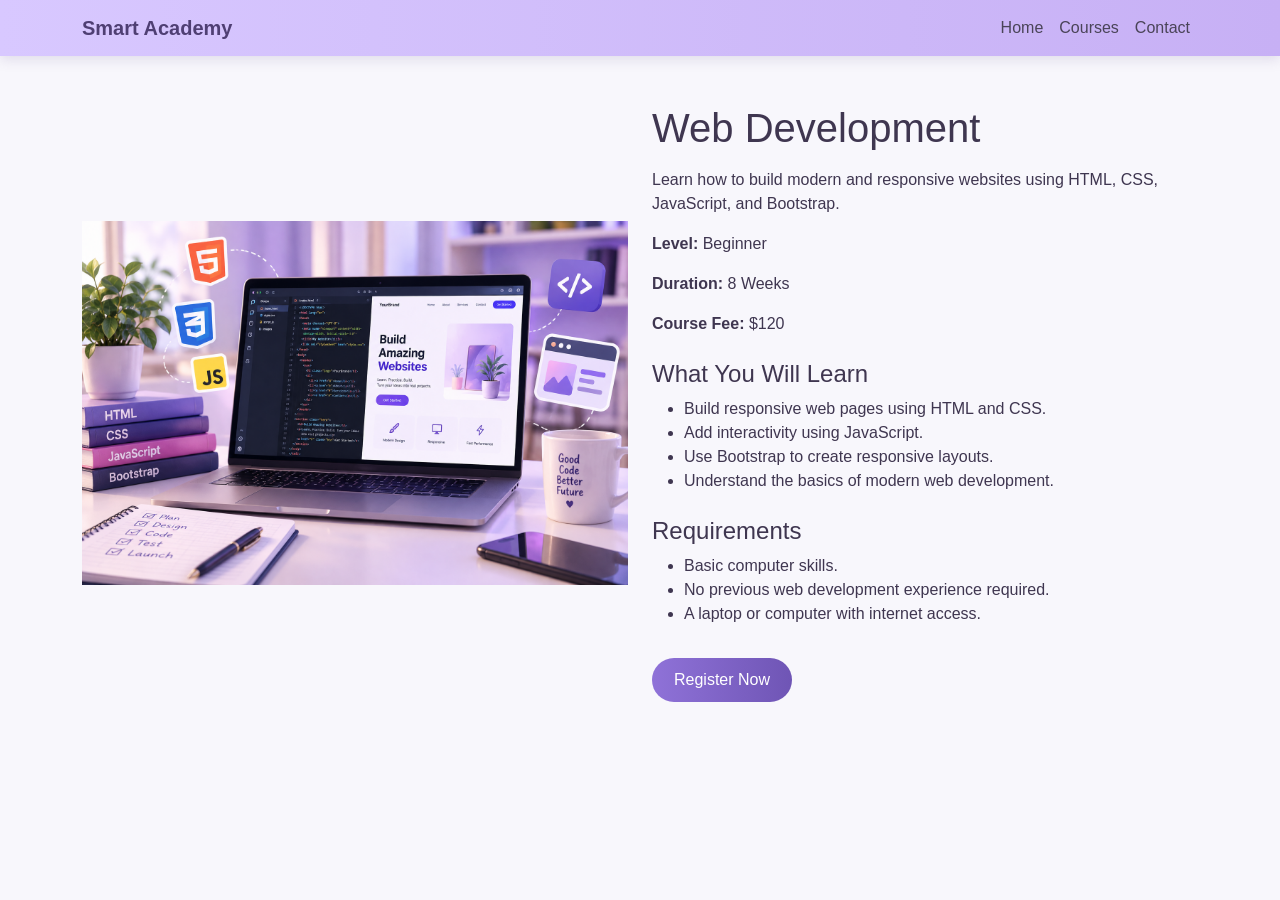
<file: web-details.html>
<!DOCTYPE html>
<html lang="en">

<head>
  <meta charset="UTF-8">
  <meta name="viewport" content="width=device-width, initial-scale=1.0">

  <title>Course Details - Smart Academy</title>

  <link
    href="https://cdn.jsdelivr.net/npm/bootstrap@5.3.3/dist/css/bootstrap.min.css"
    rel="stylesheet"
  >

  <link rel="stylesheet" href="styles.css">
</head>

<body>
    <nav class="navbar navbar-expand-lg navbar-light">
  <div class="container">

    <a class="navbar-brand" href="index.html">
      Smart Academy
    </a>

    <button
      class="navbar-toggler"
      type="button"
      data-bs-toggle="collapse"
      data-bs-target="#navbarNav"
    >
      <span class="navbar-toggler-icon"></span>
    </button>

    <div class="collapse navbar-collapse" id="navbarNav">
      <ul class="navbar-nav ms-auto">

        <li class="nav-item">
          <a class="nav-link" href="index.html">
            Home
          </a>
        </li>

        <li class="nav-item">
          <a class="nav-link" href="courses.html">
            Courses
          </a>
        </li>

        <li class="nav-item">
          <a class="nav-link" href="contact.html">
            Contact
          </a>
        </li>

      </ul>
    </div>

  </div>
</nav>
<section id="course-details" class="py-5">
    <div class="container">
        <div class="row align-items-center">
            <div class="col-md-6">
                <img
                  src="images/webDevelopment.png"
                  class="img-fluid course-detail-image"
                  alt="Web Development Course"
                >
            </div>
            <div class="col-md-6">
                <h1 class="mb-3">
                  Web Development
                </h1>
                <p>
                  Learn how to build modern and responsive websites using HTML, CSS, JavaScript, and Bootstrap.
                </p>
                <p>
  <strong>Level:</strong> Beginner
</p>
                <p>
                  <strong>Duration:</strong> 8 Weeks
                </p>
                <p>
                  <strong>Course Fee:</strong> $120
                </p>
                <h4 class="mt-4">
                     What You Will Learn
                </h4>
                <ul>
                     <li>Build responsive web pages using HTML and CSS.</li>
                     <li>Add interactivity using JavaScript.</li>
                     <li>Use Bootstrap to create responsive layouts.</li>
                     <li>Understand the basics of modern web development.</li>
                </ul> 
                <h4 class="mt-4">
                  Requirements
                </h4>
                <ul>
                 <li>Basic computer skills.</li>
                 <li>No previous web development experience required.</li>
                 <li>A laptop or computer with internet access.</li>
                </ul>
                
                <a href="contact.html" class="btn btn-primary mt-3">
                    Register Now
                </a>
            </div>
        </div>
    </div>
</section>
</file>
<file: styles.css>
.navbar {
  background: linear-gradient(
    90deg,
    #d8c8ff,
    #c7b0f5
  );

  box-shadow: 0 4px 12px rgba(91, 75, 138, 0.15);
}.hero-image{
    width: 100%;
    max-width: 450px;
    border-radius: 20px;
    box-shadow: 0 10px 25px rgba(91, 75, 138, 0.15);
}
body {
  background-color: #f8f7fc;
  color: #3f3650;
  font-family: Arial, sans-serif;
}
.navbar-brand {
  color: #4f3f73 !important;
  font-weight: bold;
}
.navbar .nav-link {
  color: #4a4458;
  font-weight: 500;
}
.navbar .nav-link:hover {
  color: #7b61b3;
}
#home {
  background: linear-gradient(
    135deg,
    #f8f7fc,
    #eee8ff
  );
}

#home h1 {
  color: #4f3f73;
}

#home p {
  color: #625a70;
}

.hero-image {
  width: 100%;
  max-width: 400px;
  border-radius: 20px;
  box-shadow: 0 10px 25px rgba(91, 75, 138, 0.15);
}
#featured-courses h2 {
  color: #4f3f73;
  font-weight: bold;
}

#featured-courses .card {
  border: none;
  border-radius: 18px;
  overflow: hidden;
  box-shadow: 0 8px 20px rgba(91, 75, 138, 0.12);
  transition: 0.3s;
}

#featured-courses .card:hover {
  transform: translateY(-5px);
  box-shadow: 0 12px 28px rgba(91, 75, 138, 0.2);
}

#featured-courses .card-img-top {
  height: 220px;
  object-fit: cover;
}

#featured-courses .card-title {
  color: #5b4b8a;
  font-weight: bold;
}
#about-academy {
  background-color: #ffffff;
}

#about-academy h2 {
  color: #4f3f73;
  font-weight: bold;
}

#about-academy p {
  max-width: 750px;
  margin: auto;
  color: #625a70;
  line-height: 1.7;
}
#about-academy + section {
  background: linear-gradient(
    135deg,
    #e9ddff,
    #f7efff
  );
}
.btn-primary {
  background: linear-gradient(
    90deg,
    #8f72d8,
    #6f55b5
  );

  border: none;
  border-radius: 25px;
  padding: 10px 22px;
}

.btn-primary:hover {
  background: linear-gradient(
    90deg,
    #7d63c6,
    #5f46a4
  );
}
footer {
  background-color: #4f3f73;
  color: white;
}
@media (max-width: 768px) {

  #home {
    text-align: center;
  }

  .hero-image {
    max-width: 320px;
    margin-top: 25px;
  }

  #featured-courses .card-img-top {
    height: 200px;
  }

}
#all-courses {
  background: linear-gradient(
    135deg,
    #f8f7fc,
    #eee8ff
  );
}

#all-courses h1 {
  color: #4f3f73;
  font-weight: bold;
}

#all-courses > .container > p {
  color: #625a70;
}

#all-courses .card {
  border: none;
  border-radius: 18px;
  overflow: hidden;
  box-shadow: 0 8px 20px rgba(91, 75, 138, 0.12);
  transition: 0.3s;
}

#all-courses .card:hover {
  transform: translateY(-5px);
  box-shadow: 0 12px 28px rgba(91, 75, 138, 0.2);
}

#all-courses .card-img-top {
  height: 220px;
  object-fit: cover;
}

#all-courses .card-title {
  color: #5b4b8a;
  font-weight: bold;
}
#contact {
  background: linear-gradient(
    135deg,
    #f8f7fc,
    #eee8ff
  );
}
#my-courses {
  background: linear-gradient(
    135deg,
    #f8f7fc,
    #eee8ff
  );
  min-height: 80vh;
}

#my-courses h1 {
  color: #4f3f73;
  font-weight: bold;
}

#my-courses > .container > p {
  color: #625a70;
}

#my-courses .card {
  border: none;
  border-radius: 18px;
  box-shadow: 0 8px 20px rgba(91, 75, 138, 0.12);
  transition: 0.3s;
}

#my-courses .card:hover {
  transform: translateY(-5px);
  box-shadow: 0 12px 28px rgba(91, 75, 138, 0.2);
}

#my-courses .card-title {
  color: #5b4b8a;
  font-weight: bold;
}

#my-courses .card-body {
  padding: 25px;
}
</file>
